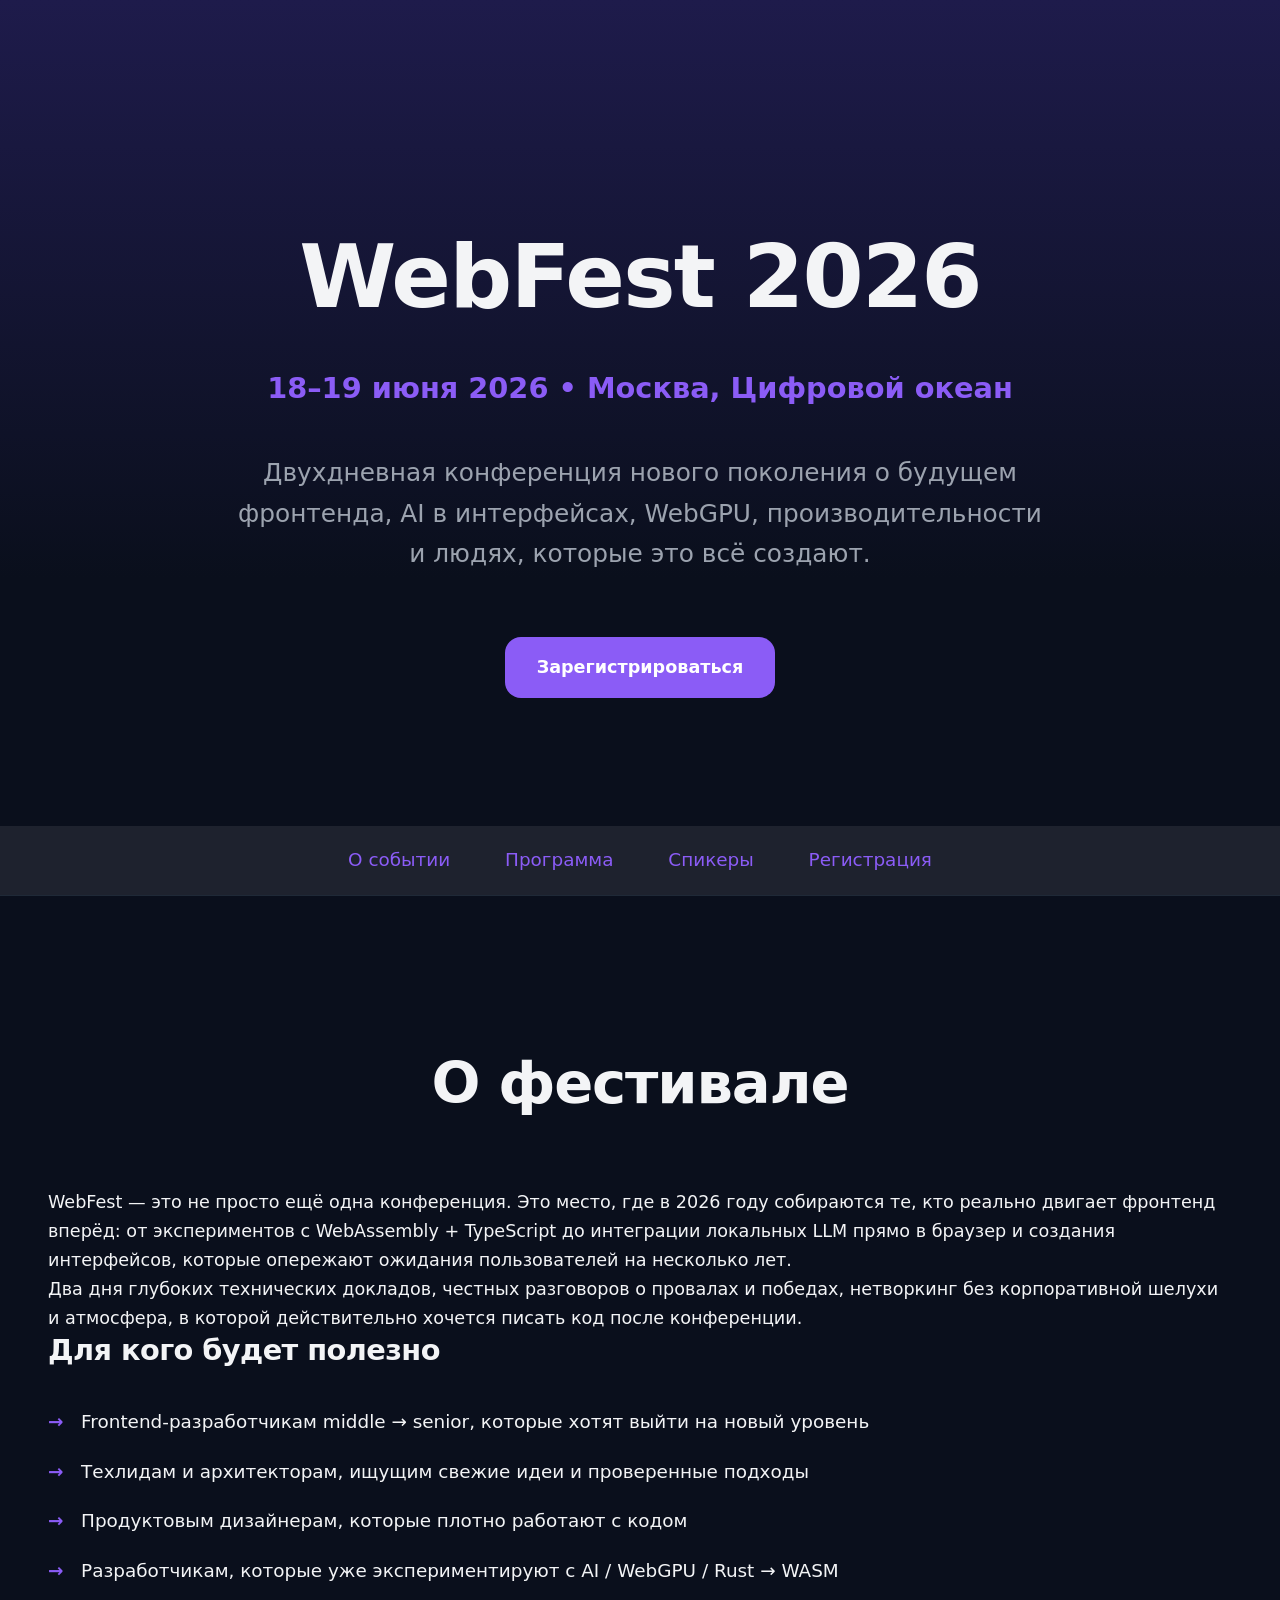
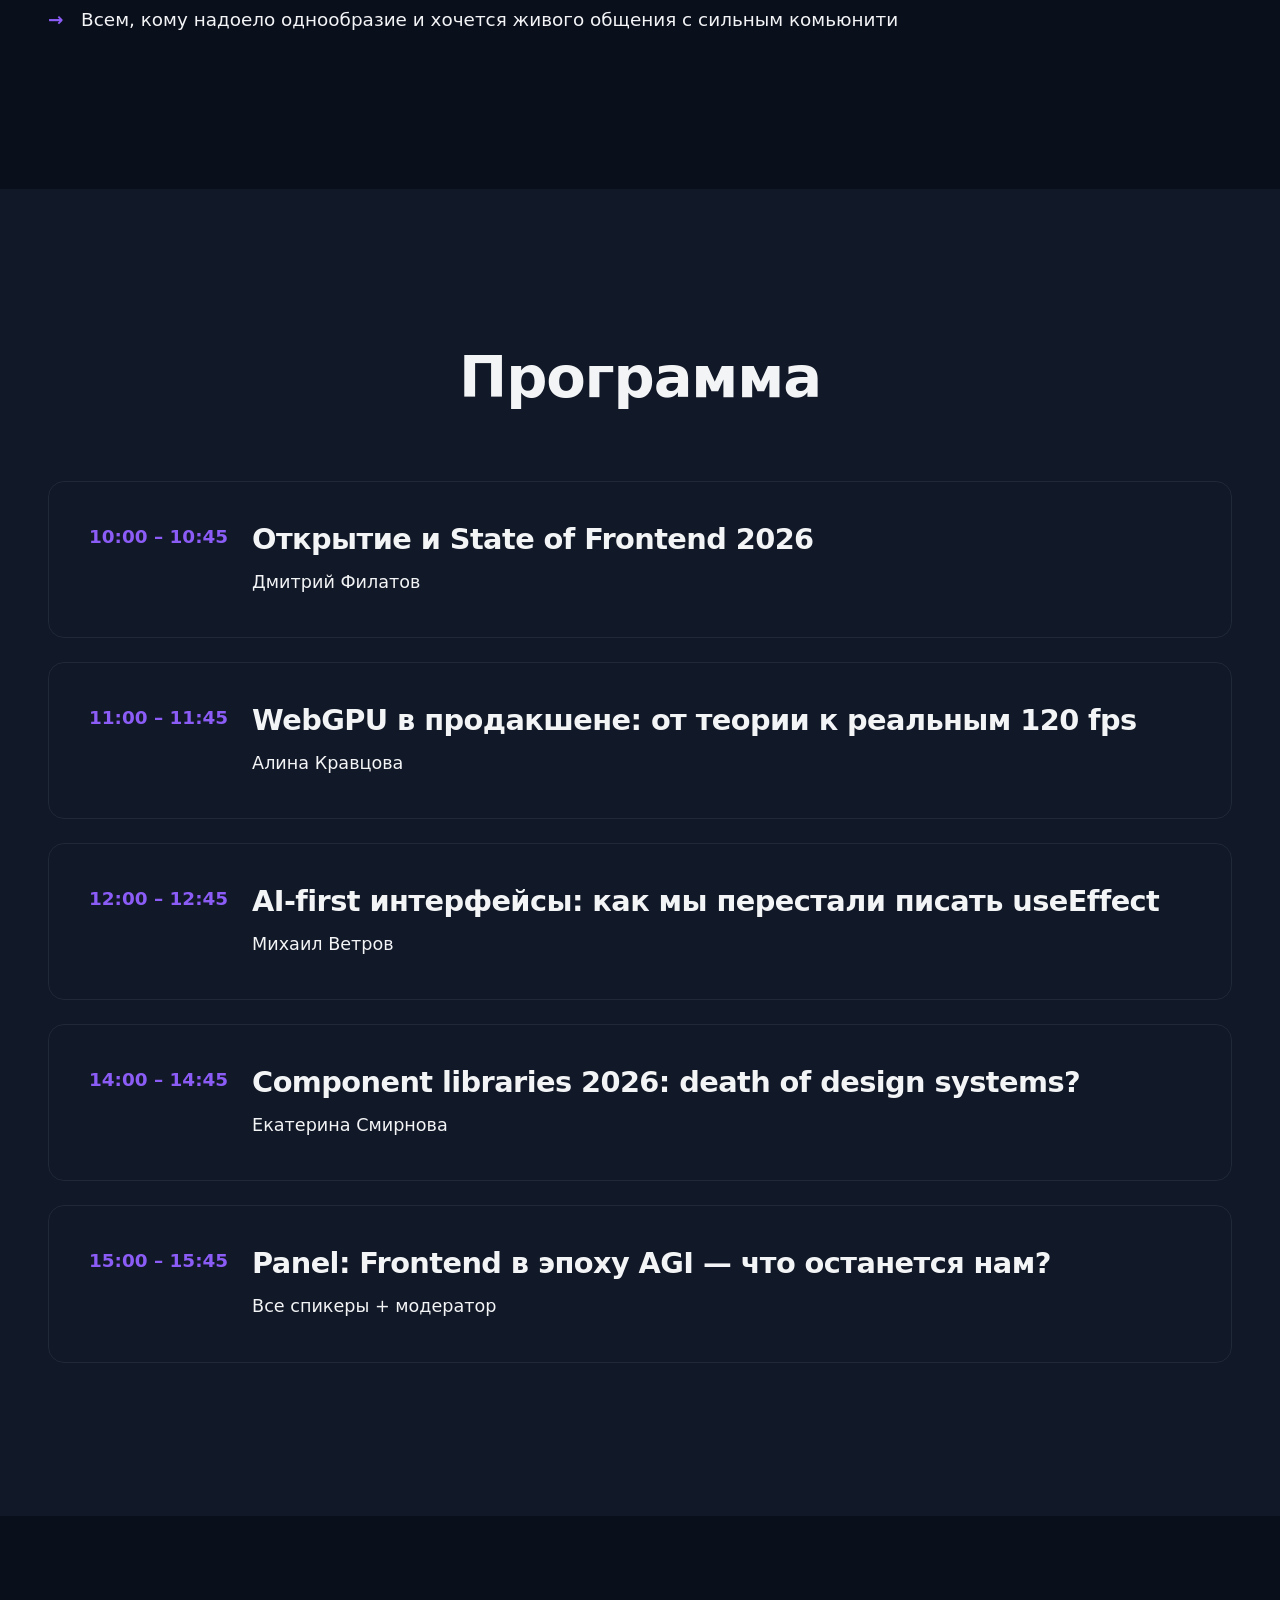
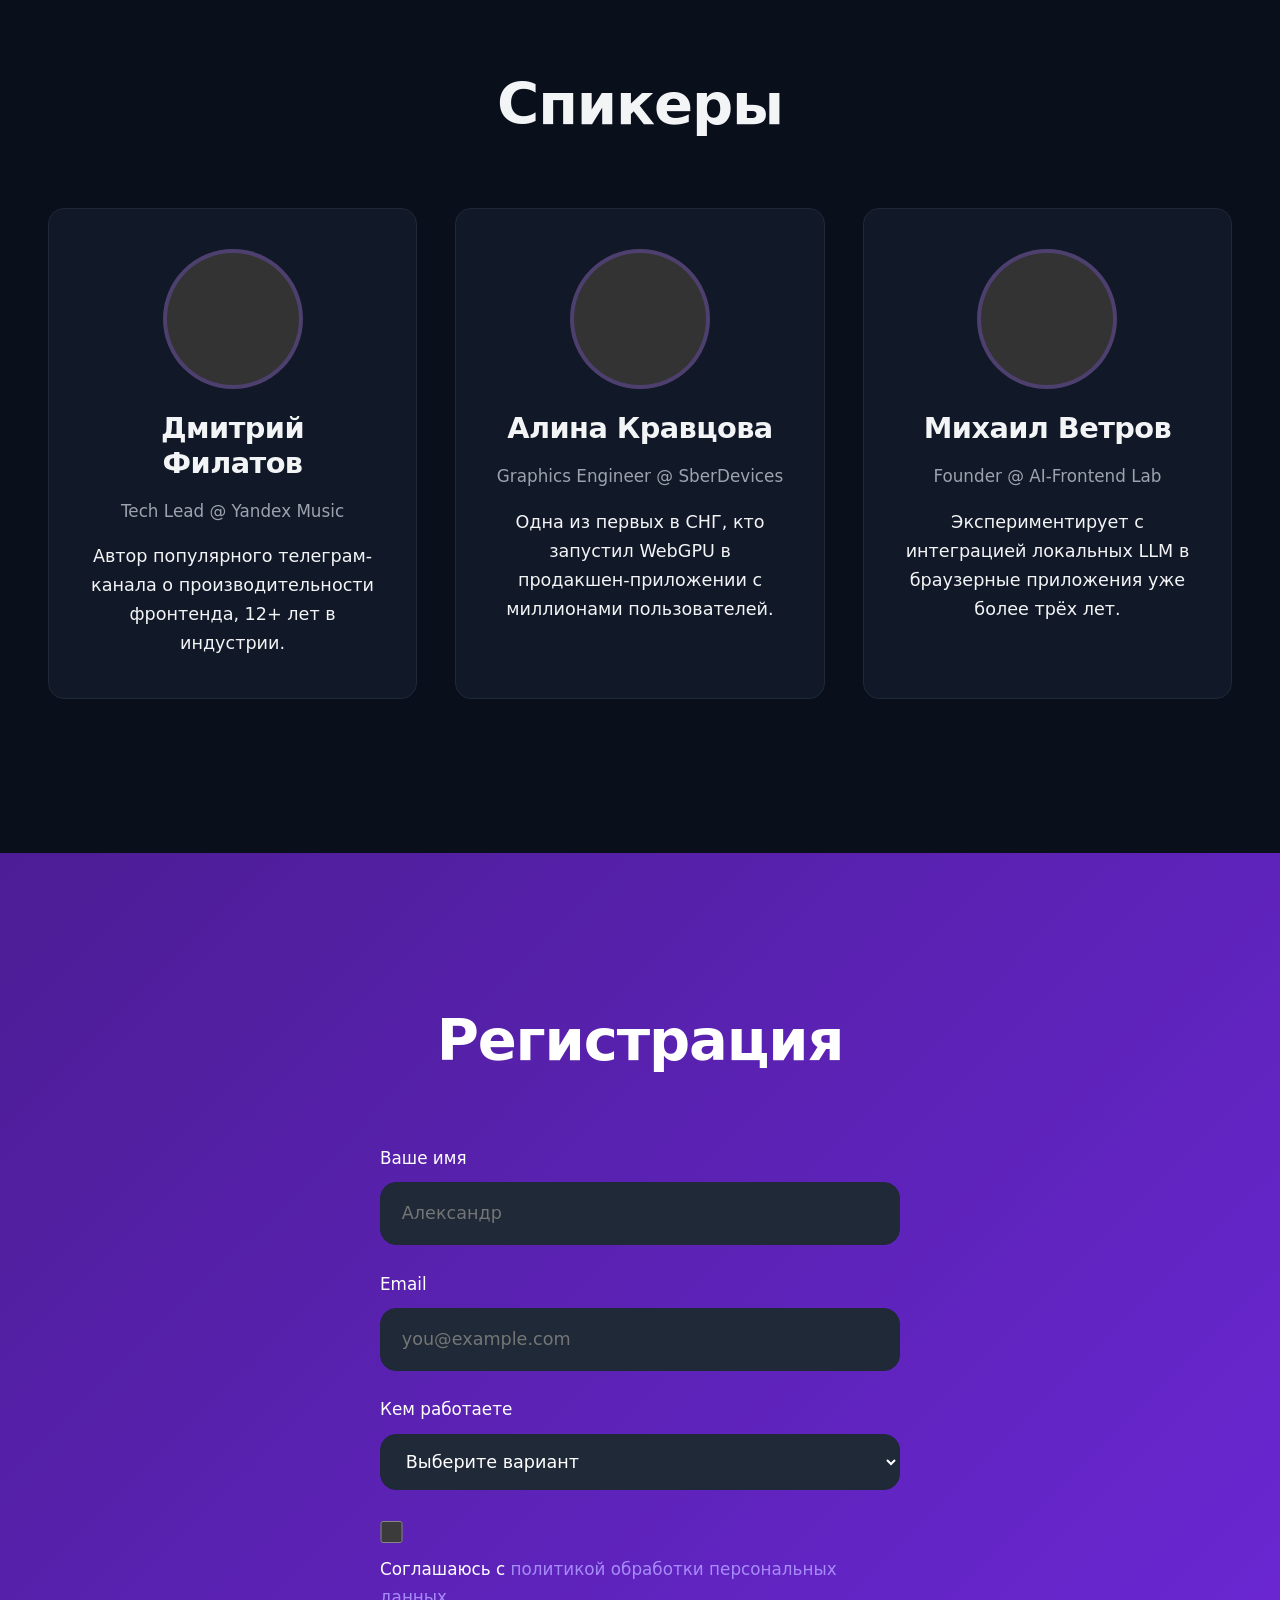
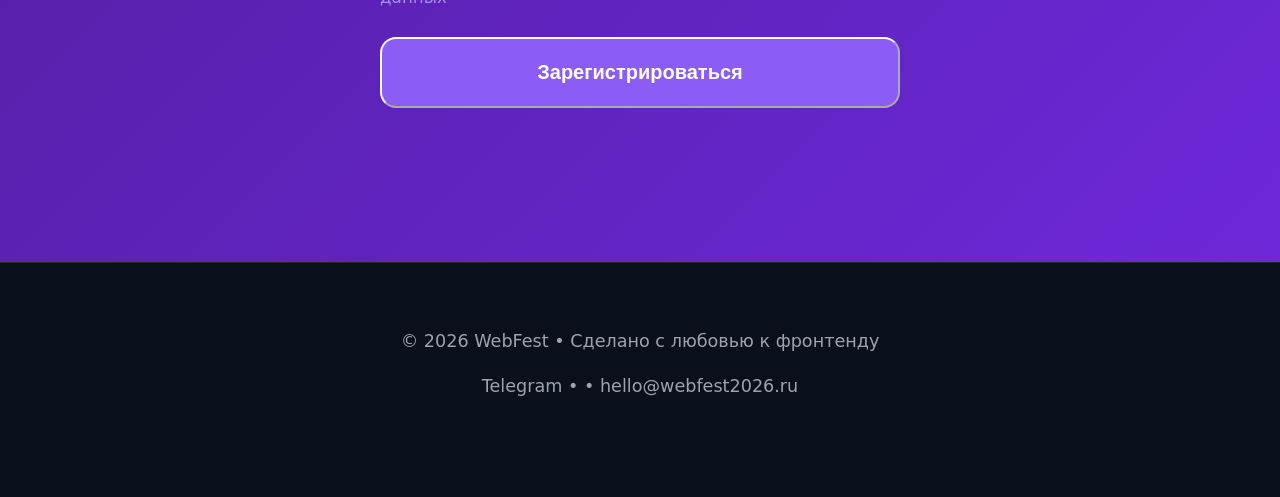
<file: index.html>
<!DOCTYPE html>
<html lang="ru">
<head>
  <meta charset="UTF-8" />
  <meta name="viewport" content="width=device-width, initial-scale=1.0" />
  <title>WebFest 2026 — Конференция для frontend-разработчиков</title>
  <link rel="stylesheet" href="style.css" />
</head>
<body>

  <header class="hero">
    <div class="container">
      <h1>WebFest 2026</h1>
      <p class="hero-date">18–19 июня 2026 • Москва, Цифровой океан</p>
      <p class="hero-lead">
        Двухдневная конференция нового поколения о будущем фронтенда, AI в интерфейсах, WebGPU, 
        производительности и людях, которые это всё создают.
      </p>
      <a href="#reg" class="btn btn--primary">Зарегистрироваться</a>
    </div>
  </header>

  <nav aria-label="Основная навигация" class="site-nav">
    <div class="container">
      <ul class="nav-list">
        <li><a href="#about">О событии</a></li>
        <li><a href="#agenda">Программа</a></li>
        <li><a href="#speakers">Спикеры</a></li>
        <li><a href="#reg">Регистрация</a></li>
      </ul>
    </div>
  </nav>

  <main>

    <section id="about" class="section">
      <div class="container">
        <h2>О фестивале</h2>
        <p>
          WebFest — это не просто ещё одна конференция. Это место, где в 2026 году собираются те, 
          кто реально двигает фронтенд вперёд: от экспериментов с WebAssembly + TypeScript до 
          интеграции локальных LLM прямо в браузер и создания интерфейсов, которые опережают 
          ожидания пользователей на несколько лет.
        </p>
        <p>
          Два дня глубоких технических докладов, честных разговоров о провалах и победах, 
          нетворкинг без корпоративной шелухи и атмосфера, в которой действительно хочется 
          писать код после конференции.
        </p>

        <h3>Для кого будет полезно</h3>
        <ul class="benefits">
          <li>Frontend-разработчикам middle → senior, которые хотят выйти на новый уровень</li>
          <li>Техлидам и архитекторам, ищущим свежие идеи и проверенные подходы</li>
          <li>Продуктовым дизайнерам, которые плотно работают с кодом</li>
          <li>Разработчикам, которые уже экспериментируют с AI / WebGPU / Rust → WASM</li>
          <li>Всем, кому надоело однообразие и хочется живого общения с сильным комьюнити</li>
        </ul>
      </div>
    </section>

    <section id="agenda" class="section section--alt">
      <div class="container">
        <h2>Программа</h2>

        <div class="agenda-grid">
          <div class="agenda-item">
            <time>10:00 – 10:45</time>
            <div class="agenda-content">
              <h3>Открытие и State of Frontend 2026</h3>
              <p class="speaker-name">Дмитрий Филатов</p>
            </div>
          </div>

          <div class="agenda-item">
            <time>11:00 – 11:45</time>
            <div class="agenda-content">
              <h3>WebGPU в продакшене: от теории к реальным 120 fps</h3>
              <p class="speaker-name">Алина Кравцова</p>
            </div>
          </div>

          <div class="agenda-item">
            <time>12:00 – 12:45</time>
            <div class="agenda-content">
              <h3>AI-first интерфейсы: как мы перестали писать useEffect</h3>
              <p class="speaker-name">Михаил Ветров</p>
            </div>
          </div>

          <div class="agenda-item">
            <time>14:00 – 14:45</time>
            <div class="agenda-content">
              <h3>Component libraries 2026: death of design systems?</h3>
              <p class="speaker-name">Екатерина Смирнова</p>
            </div>
          </div>

          <div class="agenda-item">
            <time>15:00 – 15:45</time>
            <div class="agenda-content">
              <h3>Panel: Frontend в эпоху AGI — что останется нам?</h3>
              <p class="speaker-name">Все спикеры + модератор</p>
            </div>
          </div>
        </div>
      </div>
    </section>

    <section id="speakers" class="section">
      <div class="container">
        <h2>Спикеры</h2>

        <div class="speakers-grid">
          <article class="speaker-card">
            <div class="speaker-photo" style="background-image: url('https://images.unsplash.com/photo-1560250097-0b93528c311a?w=400&h=400&fit=crop');"></div>
            <h3>Дмитрий Филатов</h3>
            <p class="speaker-role">Tech Lead @ Yandex Music</p>
            <p>Автор популярного телеграм-канала о производительности фронтенда, 12+ лет в индустрии.</p>
          </article>

          <article class="speaker-card">
            <div class="speaker-photo" style="background-image: url('https://images.unsplash.com/photo-1494790108377-be9c29b29330?w=400&h=400&fit=crop');"></div>
            <h3>Алина Кравцова</h3>
            <p class="speaker-role">Graphics Engineer @ SberDevices</p>
            <p>Одна из первых в СНГ, кто запустил WebGPU в продакшен-приложении с миллионами пользователей.</p>
          </article>

          <article class="speaker-card">
            <div class="speaker-photo" style="background-image: url('https://images.unsplash.com/photo-1507003211169-0a1dd7228f2d?w=400&h=400&fit=crop');"></div>
            <h3>Михаил Ветров</h3>
            <p class="speaker-role">Founder @ AI-Frontend Lab</p>
            <p>Экспериментирует с интеграцией локальных LLM в браузерные приложения уже более трёх лет.</p>
          </article>
        </div>
      </div>
    </section>

    <section id="reg" class="section section--accent">
      <div class="container">
        <h2>Регистрация</h2>

        <form class="reg-form" method="post" action="#">
          <div class="form-field">
            <label for="name">Ваше имя</label>
            <input type="text" id="name" name="name" placeholder="Александр" required />
          </div>

          <div class="form-field">
            <label for="email">Email</label>
            <input type="email" id="email" name="email" placeholder="you@example.com" required />
          </div>

          <div class="form-field">
            <label for="role">Кем работаете</label>
            <select id="role" name="role" required>
              <option value="" disabled selected>Выберите вариант</option>
              <option value="developer">Разработчик</option>
              <option value="designer">Дизайнер</option>
              <option value="lead">Руководитель</option>
              <option value="student">Студент</option>
              <option value="other">Другое</option>
            </select>
          </div>

          <div class="form-field checkbox-field">
            <input type="checkbox" id="privacy" name="privacy" required />
            <label for="privacy">Соглашаюсь с <a href="#">политикой обработки персональных данных</a></label>
          </div>

          <button type="submit" class="btn btn--primary btn--large">Зарегистрироваться</button>
        </form>
      </div>
    </section>

  </main>

  <footer class="site-footer">
    <div class="container">
      <p>© 2026 WebFest • Сделано с любовью к фронтенду</p>
      <p class="contacts">
        <a href="https://t.me/webfest2026">Telegram</a> • 
        <a href="mailto:hello@webfest2026.ru">hello@webfest2026.ru</a>
      </p>
    </div>
  </footer>

</body>
</html>
</file>
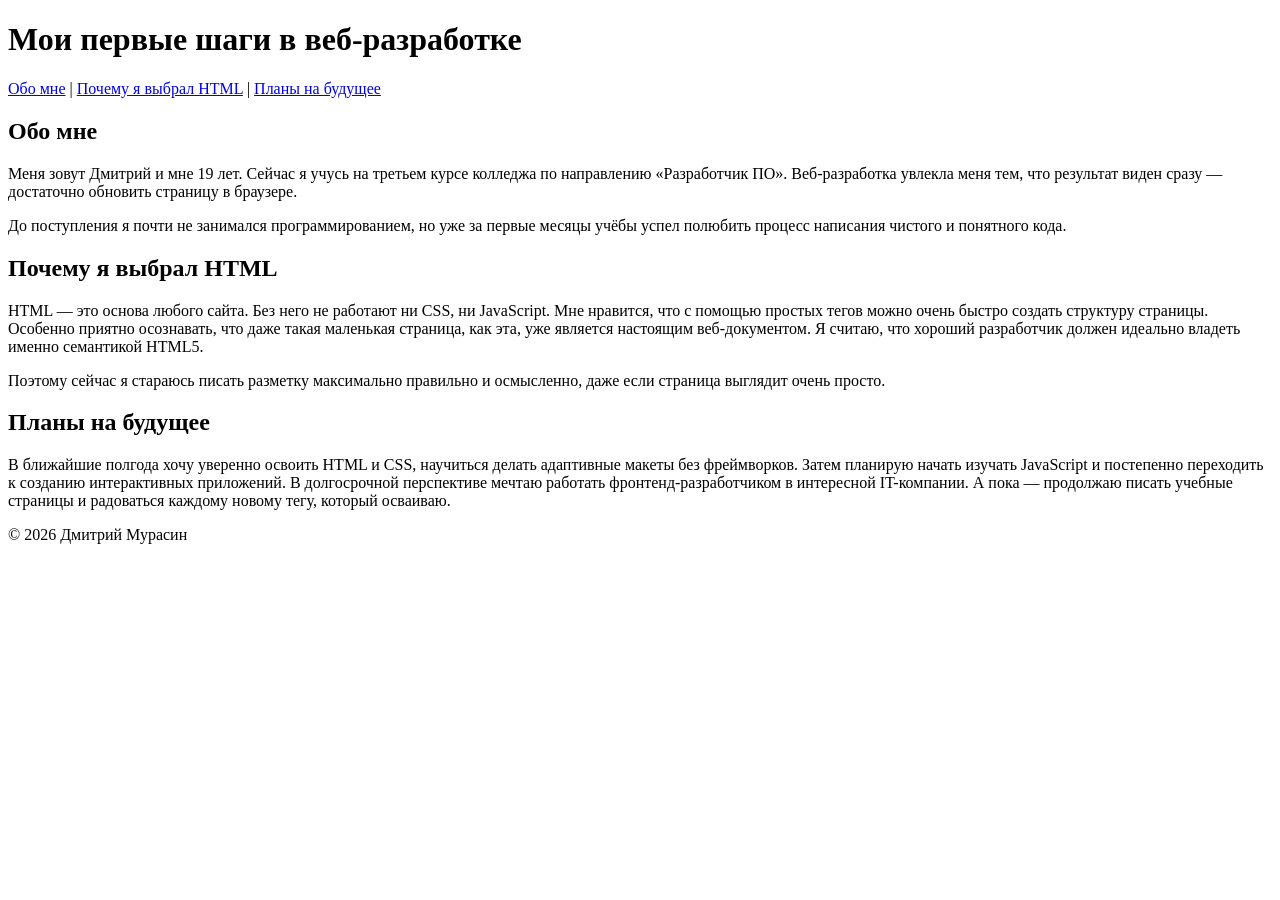
<file: index (1).html>
<!DOCTYPE html>
<html lang="ru">
<head>
    <meta charset="UTF-8">
    <meta name="viewport" content="width=device-width, initial-scale=1.0">
    <title>Мои первые шаги в веб-разработке</title>
</head>
<body>

    <header>
        <h1>Мои первые шаги в веб-разработке</h1>
    </header>

    <nav>
        <a href="#about">Обо мне</a> |
        <a href="#why-html">Почему я выбрал HTML</a> |
        <a href="#plans">Планы на будущее</a>
    </nav>

    <main>
        <section id="about">
            <h2>Обо мне</h2>
            <p>Меня зовут Дмитрий и мне 19 лет. Сейчас я учусь на третьем курсе колледжа по направлению «Разработчик ПО». Веб-разработка увлекла меня тем, что результат виден сразу — достаточно обновить страницу в браузере.</p>
            <p>До поступления я почти не занимался программированием, но уже за первые месяцы учёбы успел полюбить процесс написания чистого и понятного кода.</p>
        </section>

        <section id="why-html">
            <h2>Почему я выбрал HTML</h2>
            <p>HTML — это основа любого сайта. Без него не работают ни CSS, ни JavaScript. Мне нравится, что с помощью простых тегов можно очень быстро создать структуру страницы. Особенно приятно осознавать, что даже такая маленькая страница, как эта, уже является настоящим веб-документом. Я считаю, что хороший разработчик должен идеально владеть именно семантикой HTML5.</p>
            <p>Поэтому сейчас я стараюсь писать разметку максимально правильно и осмысленно, даже если страница выглядит очень просто.</p>
        </section>

        <section id="plans">
            <h2>Планы на будущее</h2>
            <p>В ближайшие полгода хочу уверенно освоить HTML и CSS, научиться делать адаптивные макеты без фреймворков. Затем планирую начать изучать JavaScript и постепенно переходить к созданию интерактивных приложений. В долгосрочной перспективе мечтаю работать фронтенд-разработчиком в интересной IT-компании. А пока — продолжаю писать учебные страницы и радоваться каждому новому тегу, который осваиваю.</p>
        </section>
    </main>

    <footer>
        © 2026 Дмитрий Мурасин
    </footer>

</body>
</html>
</file>
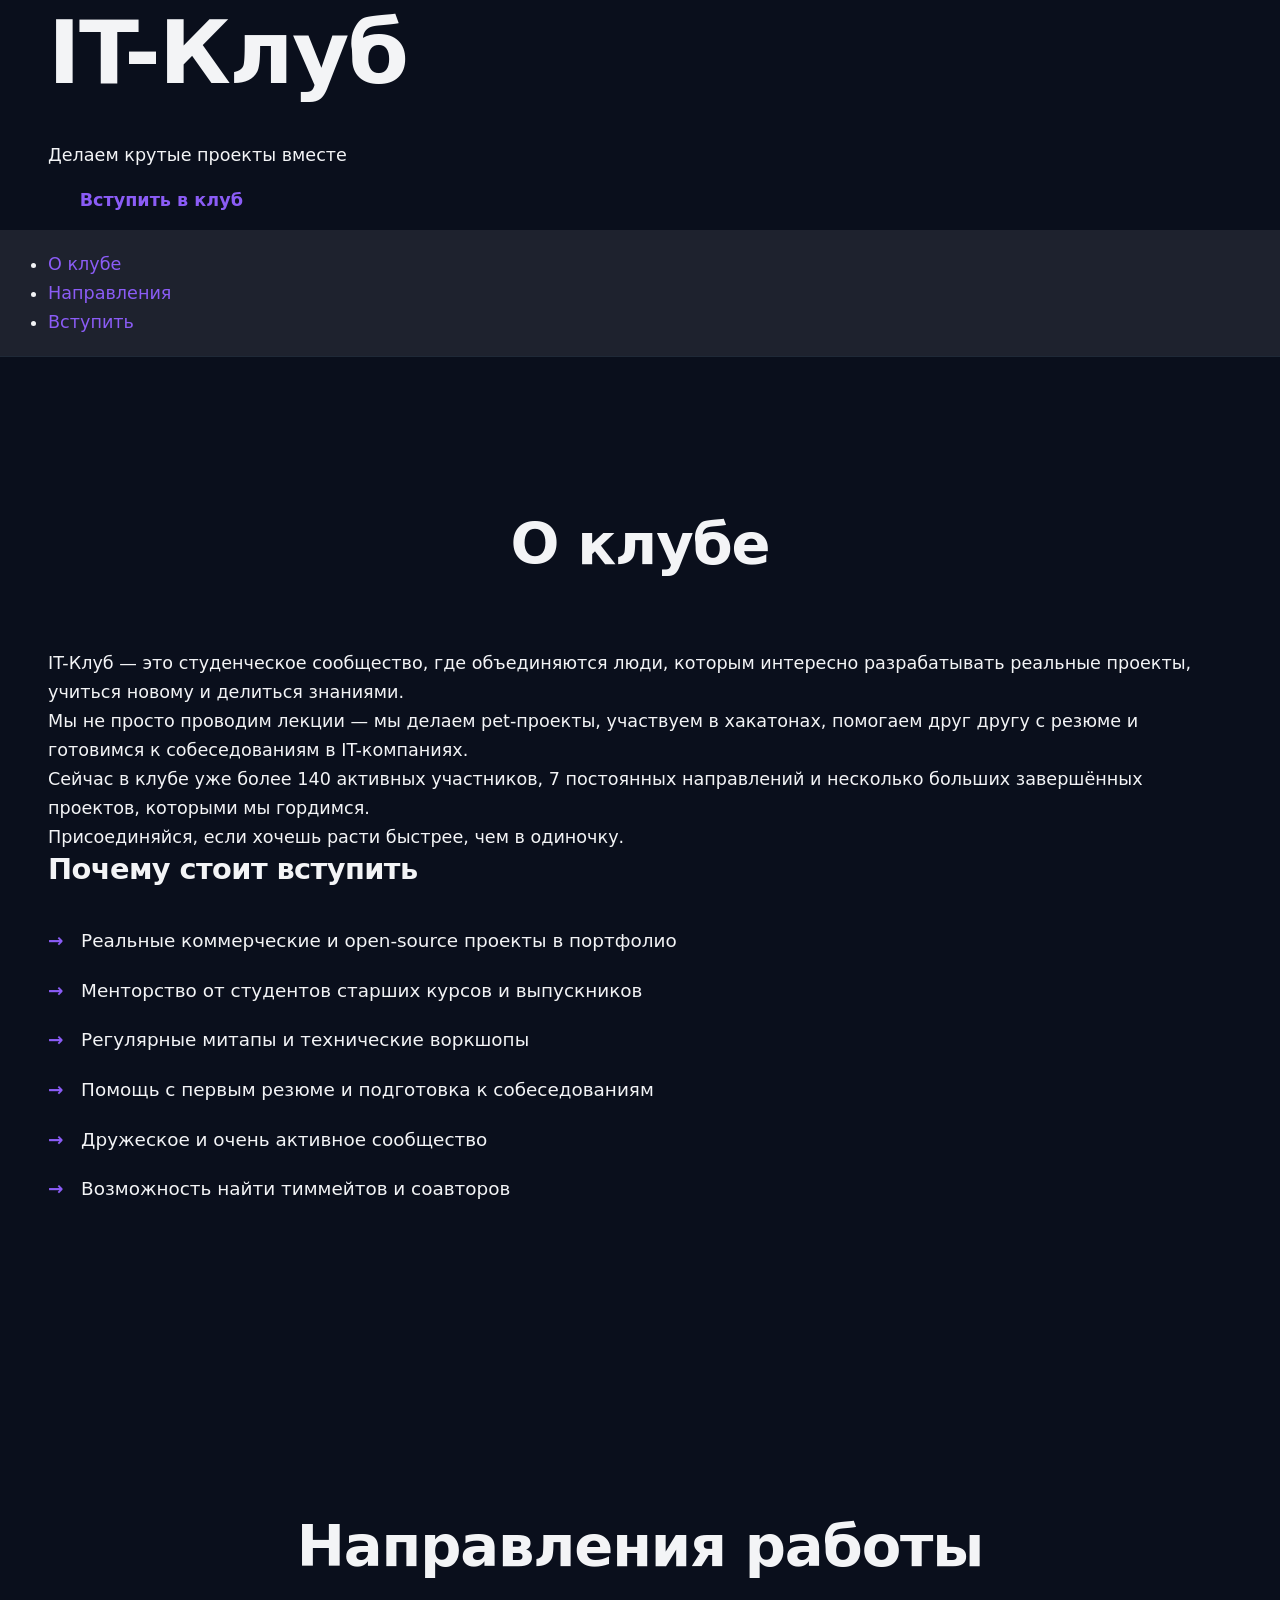
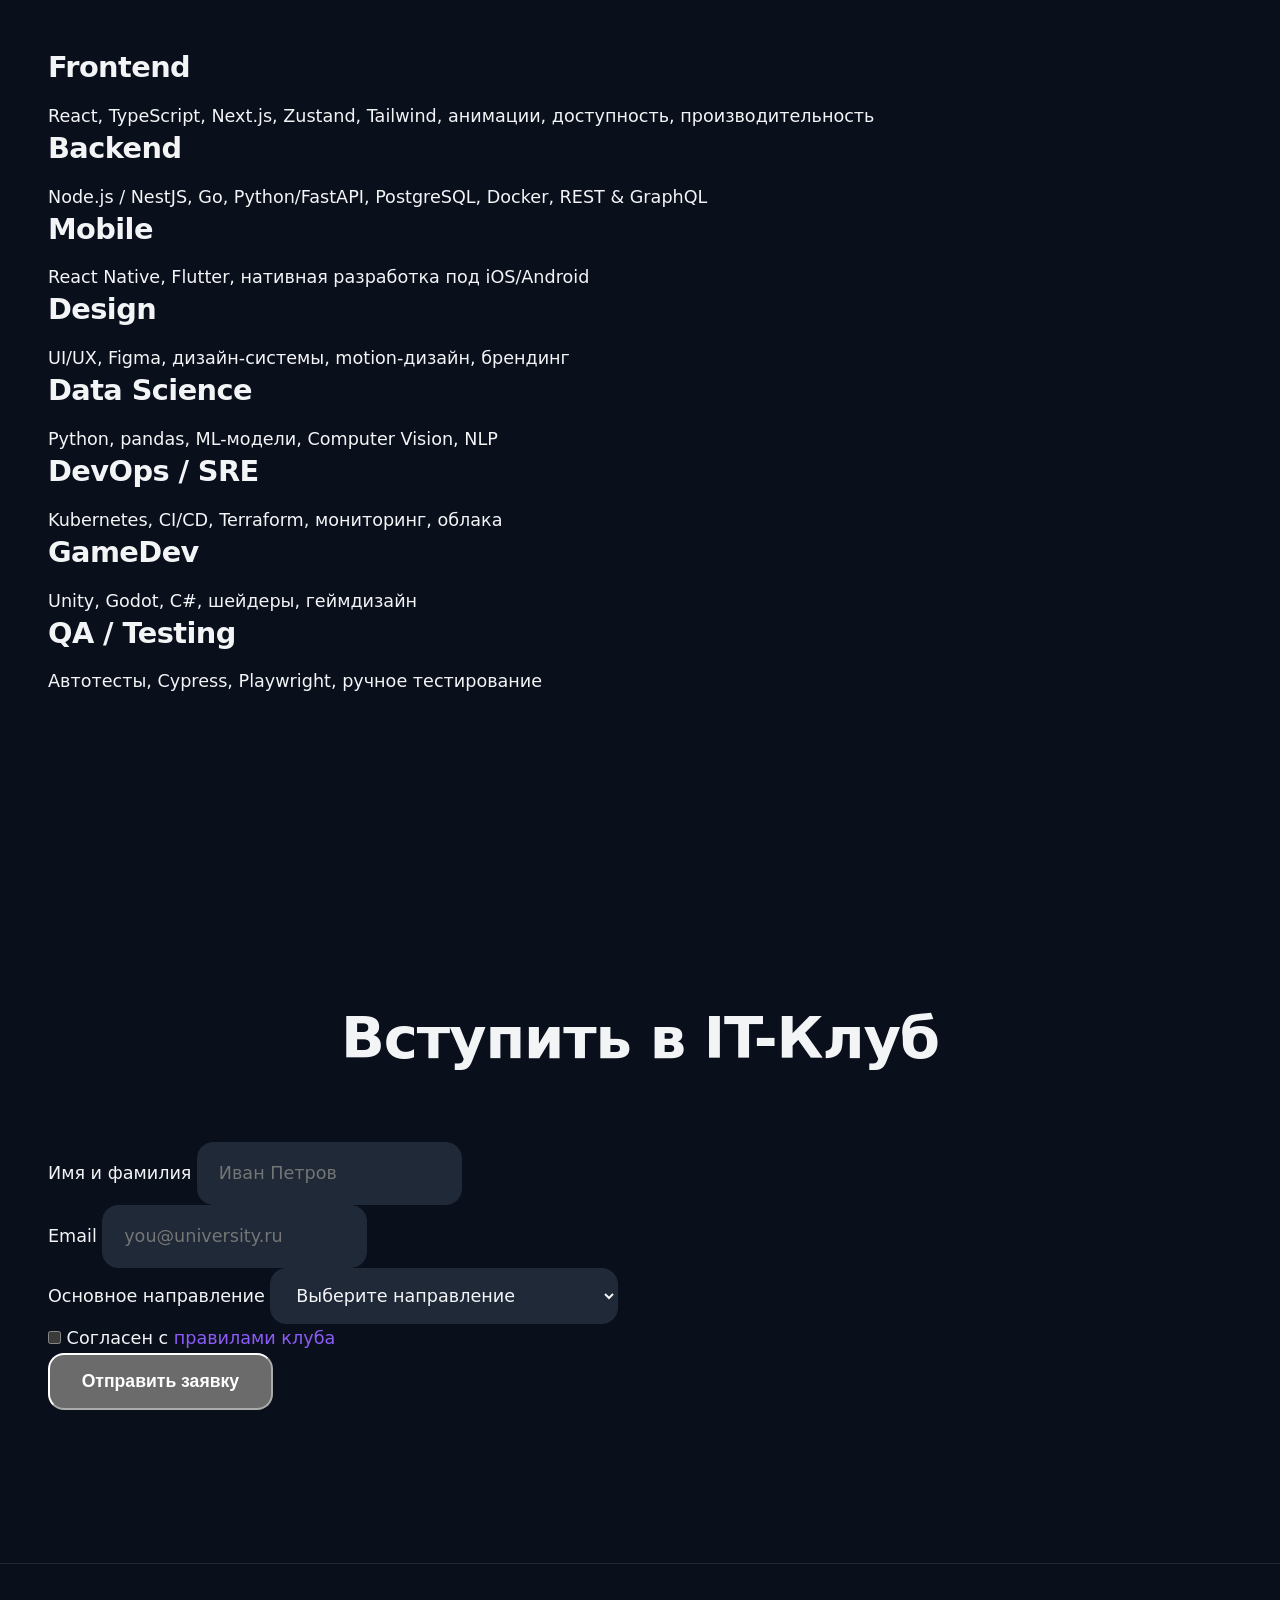
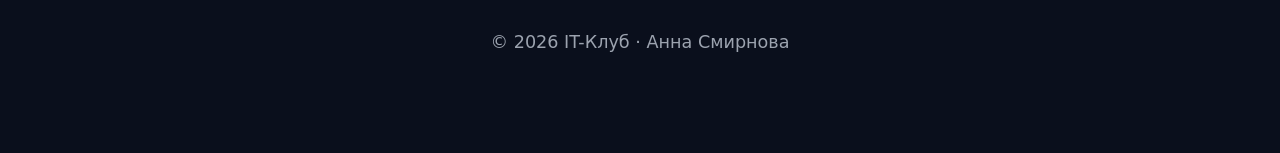
<file: index (2).html>
<!DOCTYPE html>
<html lang="ru">
<head>
  <meta charset="UTF-8" />
  <meta name="viewport" content="width=device-width, initial-scale=1.0"/>
  <title>IT-Клуб Университета</title>
  <link rel="stylesheet" href="style.css">
</head>
<body>

  <header class="site-header">
    <div class="container">
      <div class="header-content">
        <div class="branding">
          <h1>IT-Клуб</h1>
          <p class="slogan">Делаем крутые проекты вместе</p>
        </div>
        <a href="#join" class="btn btn-primary">Вступить в клуб</a>
      </div>
    </div>
  </header>

  <nav class="site-nav">
    <div class="container">
      <ul>
        <li><a href="#about">О клубе</a></li>
        <li><a href="#directions">Направления</a></li>
        <li><a href="#join">Вступить</a></li>
      </ul>
    </div>
  </nav>

  <main>

    <section id="about" class="section about">
      <div class="container">
        <h2>О клубе</h2>
        <div class="two-col">
          <div class="content">
            <p>IT-Клуб — это студенческое сообщество, где объединяются люди, которым интересно разрабатывать реальные проекты, учиться новому и делиться знаниями.</p>
            <p>Мы не просто проводим лекции — мы делаем pet-проекты, участвуем в хакатонах, помогаем друг другу с резюме и готовимся к собеседованиям в IT-компаниях.</p>
            <p>Сейчас в клубе уже более 140 активных участников, 7 постоянных направлений и несколько больших завершённых проектов, которыми мы гордимся.</p>
            <p>Присоединяйся, если хочешь расти быстрее, чем в одиночку.</p>
          </div>

          <aside class="aside">
            <h3>Почему стоит вступить</h3>
            <ul class="benefits">
              <li>Реальные коммерческие и open-source проекты в портфолио</li>
              <li>Менторство от студентов старших курсов и выпускников</li>
              <li>Регулярные митапы и технические воркшопы</li>
              <li>Помощь с первым резюме и подготовка к собеседованиям</li>
              <li>Дружеское и очень активное сообщество</li>
              <li>Возможность найти тиммейтов и соавторов</li>
            </ul>
          </aside>
        </div>
      </div>
    </section>

    <section id="directions" class="section directions">
      <div class="container">
        <h2>Направления работы</h2>
        <div class="cards-grid">
          <div class="card">
            <h3>Frontend</h3>
            <p>React, TypeScript, Next.js, Zustand, Tailwind, анимации, доступность, производительность</p>
          </div>
          <div class="card">
            <h3>Backend</h3>
            <p>Node.js / NestJS, Go, Python/FastAPI, PostgreSQL, Docker, REST & GraphQL</p>
          </div>
          <div class="card">
            <h3>Mobile</h3>
            <p>React Native, Flutter, нативная разработка под iOS/Android</p>
          </div>
          <div class="card">
            <h3>Design</h3>
            <p>UI/UX, Figma, дизайн-системы, motion-дизайн, брендинг</p>
          </div>
          <div class="card">
            <h3>Data Science</h3>
            <p>Python, pandas, ML-модели, Computer Vision, NLP</p>
          </div>
          <div class="card">
            <h3>DevOps / SRE</h3>
            <p>Kubernetes, CI/CD, Terraform, мониторинг, облака</p>
          </div>
          <div class="card">
            <h3>GameDev</h3>
            <p>Unity, Godot, C#, шейдеры, геймдизайн</p>
          </div>
          <div class="card">
            <h3>QA / Testing</h3>
            <p>Автотесты, Cypress, Playwright, ручное тестирование</p>
          </div>
        </div>
      </div>
    </section>

    <section id="join" class="section join">
      <div class="container">
        <h2>Вступить в IT-Клуб</h2>
        <form class="form-join" action="#" method="post">
          <div class="form-group">
            <label for="name">Имя и фамилия</label>
            <input type="text" id="name" name="name" placeholder="Иван Петров" required>
          </div>

          <div class="form-group">
            <label for="email">Email</label>
            <input type="email" id="email" name="email" placeholder="you@university.ru" required>
          </div>

          <div class="form-group">
            <label for="direction">Основное направление</label>
            <select id="direction" name="direction" required>
              <option value="" disabled selected>Выберите направление</option>
              <option value="frontend">Frontend</option>
              <option value="backend">Backend</option>
              <option value="mobile">Mobile</option>
              <option value="design">Design / UI/UX</option>
              <option value="data">Data Science / ML</option>
              <option value="devops">DevOps / SRE</option>
              <option value="gamedev">GameDev</option>
              <option value="qa">QA / Тестирование</option>
              <option value="other">Другое / Пока не определился</option>
            </select>
          </div>

          <div class="form-group checkbox-group">
            <input type="checkbox" id="agree" name="agree" required>
            <label for="agree">Согласен с <a href="#">правилами клуба</a></label>
          </div>

          <button type="submit" class="btn btn-primary btn-large">Отправить заявку</button>
        </form>
      </div>
    </section>

  </main>

  <footer class="site-footer">
    <div class="container">
      <p>© 2026 IT-Клуб · Анна Смирнова</p>
    </div>
  </footer>

</body>
</html>
</file>
<file: style.css>
:root {
  --bg:         #0a0f1c;
  --surface:    #111827;
  --surface-2:  #1f2937;
  --text-primary: #f3f4f6;
  --text-muted:   #9ca3af;
  --accent:       #8b5cf6;
  --accent-hover: #a78bfa;
  --accent-dark:  #7c3aed;
  --radius:       16px;
  --shadow-sm:    0 4px 6px -1px rgb(0 0 0 / 0.1), 0 2px 4px -2px rgb(0 0 0 / 0.1);
  
  --spacing-xs: 0.5rem;
  --spacing-sm: 1rem;
  --spacing-md: 1.5rem;
  --spacing-lg: 2.5rem;
  --spacing-xl: 4rem;

  --transition: 0.22s ease;
  --transition-long: 0.4s cubic-bezier(0.22, 1, 0.36, 1);
}

* {
  box-sizing: border-box;
  margin: 0;
  padding: 0;
}

html {
  color-scheme: dark;
}

body {
  background: var(--bg);
  color: var(--text-primary);
  font-family: system-ui, -apple-system, sans-serif;
  line-height: 1.65;
  font-size: 1.1rem;
}

h1, h2, h3 {
  line-height: 1.2;
  letter-spacing: -0.02em;
}

a {
  color: var(--accent);
  text-decoration: none;
}

a:hover,
a:focus-visible {
  color: var(--accent-hover);
}

.container {
  max-width: 1280px;
  margin-inline: auto;
  padding-inline: clamp(1.25rem, 5vw, 3rem);
}

section {
  padding-block: clamp(5rem, 12vw, 10rem);
}

.section--alt {
  background: var(--surface);
}

.section--accent {
  background: linear-gradient(135deg, #4c1d95 0%, #6d28d9 100%);
  color: white;
}

.section--accent h2,
.section--accent p {
  color: inherit;
}

h1 {
  font-size: clamp(3.2rem, 8vw, 5.5rem);
  font-weight: 800;
  margin-bottom: 0.4em;
}

h2 {
  font-size: clamp(2.2rem, 5vw, 3.6rem);
  font-weight: 800;
  margin-bottom: 1.2em;
  text-align: center;
}

h3 {
  font-size: clamp(1.4rem, 3vw, 1.8rem);
  margin-bottom: 0.6em;
}

/* Hero */
.hero {
  padding-block: clamp(8rem, 18vw, 14rem) clamp(4rem, 10vw, 8rem);
  text-align: center;
  background: linear-gradient(to bottom, #1e1b4b 0%, var(--bg) 70%);
}

.hero-date {
  font-size: clamp(1.25rem, 3vw, 1.8rem);
  color: var(--accent);
  font-weight: 600;
  margin: 0.8em 0 1.4em;
}

.hero-lead {
  font-size: clamp(1.2rem, 2.5vw, 1.55rem);
  max-width: 52ch;
  margin: 0 auto 2.5em;
  color: var(--text-muted);
}

/* Nav */
.site-nav {
  position: sticky;
  top: 0;
  z-index: 100;
  background: color-mix(in srgb, var(--bg) 92%, white);
  backdrop-filter: blur(12px);
  -webkit-backdrop-filter: blur(12px);
  padding-block: 1.2rem;
  border-bottom: 1px solid var(--surface-2);
}

.nav-list {
  display: flex;
  flex-wrap: wrap;
  justify-content: center;
  gap: clamp(1.5rem, 4vw, 3.5rem);
  list-style: none;
  font-weight: 500;
  font-size: 1.15rem;
}

.nav-list a {
  padding: 0.4em 0.1em;
  position: relative;
}

.nav-list a::after {
  content: "";
  position: absolute;
  inset-inline: 0 bottom: -4px;
  height: 3px;
  background: var(--accent);
  transform: scaleX(0);
  transform-origin: right;
  transition: transform var(--transition);
}

.nav-list a:hover::after,
.nav-list a:focus-visible::after,
:target ~ .site-nav .nav-list a[href="#about"]::after,
:target ~ .site-nav .nav-list a[href$="about"]::after { /* грубый хак для :target */
  transform: scaleX(1);
  transform-origin: left;
}

/* Button */
.btn {
  display: inline-block;
  padding: 0.9em 1.8em;
  border-radius: var(--radius);
  font-weight: 600;
  font-size: 1.1rem;
  transition: all var(--transition);
  cursor: pointer;
  text-align: center;
}

.btn--primary {
  background: var(--accent);
  color: white;
}

.btn--primary:hover,
.btn--primary:focus-visible {
  background: var(--accent-hover);
  transform: translateY(-1px);
  box-shadow: 0 10px 25px -10px color-mix(in srgb, var(--accent) 60%, transparent);
}

.btn--large {
  padding: 1.1em 2.4em;
  font-size: 1.25rem;
}

/* Focus style */
:focus-visible {
  outline: 3px solid color-mix(in srgb, var(--accent) 50%, transparent);
  outline-offset: 3px;
  border-radius: 8px;
}

/* About */
.benefits {
  list-style: none;
  display: grid;
  gap: 1.2rem;
  margin-top: 2.5rem;
}

.benefits li {
  font-size: 1.15rem;
  padding-left: 1.8em;
  position: relative;
}

.benefits li::before {
  content: "→";
  color: var(--accent);
  position: absolute;
  left: 0;
  font-weight: bold;
}

/* Agenda */
.agenda-grid {
  display: grid;
  gap: 1.5rem;
}

.agenda-item {
  display: flex;
  gap: 1.5rem;
  background: var(--surface);
  padding: var(--spacing-lg);
  border-radius: var(--radius);
  border: 1px solid var(--surface-2);
}

.agenda-item time {
  font-variant-numeric: tabular-nums;
  white-space: nowrap;
  color: var(--accent);
  font-weight: 700;
  font-size: 1.15rem;
  min-width: 110px;
  text-align: right;
}

.agenda-content h3 {
  margin-bottom: 0.4em;
}

/* Speakers */
.speakers-grid {
  display: grid;
  grid-template-columns: repeat(auto-fit, minmax(280px, 1fr));
  gap: clamp(1.5rem, 3vw, 2.5rem);
  margin-top: 3rem;
}

.speaker-card {
  background: var(--surface);
  border-radius: var(--radius);
  padding: var(--spacing-lg);
  text-align: center;
  border: 1px solid var(--surface-2);
  transition: transform var(--transition-long), box-shadow var(--transition);
}

.speaker-card:hover {
  transform: translateY(-8px);
  box-shadow: var(--shadow-sm);
}

.speaker-photo {
  width: 140px;
  height: 140px;
  margin: 0 auto 1.4rem;
  border-radius: 50%;
  background: #333;
  background-size: cover;
  background-position: center;
  border: 4px solid color-mix(in srgb, var(--accent) 30%, transparent);
}

.speaker-role {
  color: var(--text-muted);
  font-size: 1.05rem;
  margin: 0.4em 0 1em;
}

/* Form */
.reg-form {
  max-width: 520px;
  margin: 3rem auto 0;
  display: grid;
  gap: 1.6rem;
}

.form-field {
  display: grid;
  gap: 0.6rem;
}

.form-field label {
  font-weight: 500;
  font-size: 1.05rem;
}

input,
select {
  padding: 1rem 1.3rem;
  border-radius: var(--radius);
  background: var(--surface-2);
  border: 1px solid var(--surface-2);
  color: inherit;
  font: inherit;
  font-size: 1.1rem;
}

input:focus,
select:focus {
  outline: none;
  border-color: var(--accent);
  box-shadow: 0 0 0 3px color-mix(in srgb, var(--accent) 30%, transparent);
}

.checkbox-field {
  flex-direction: row;
  align-items: start;
  gap: 0.8rem;
}

.checkbox-field input {
  margin-top: 0.3em;
  width: 1.3em;
  height: 1.3em;
  accent-color: var(--accent);
}

.checkbox-field a {
  color: var(--accent-hover);
}

/* Footer */
.site-footer {
  padding-block: 4rem 6rem;
  text-align: center;
  color: var(--text-muted);
  border-top: 1px solid var(--surface-2);
}

.site-footer a {
  color: var(--text-muted);
}

.contacts {
  margin-top: 1rem;
}

.contacts a:not(:last-child)::after {
  content: " • ";
  color: var(--text-muted);
}

/* Мобильная адаптация */
@media (max-width: 640px) {
  .nav-list {
    flex-direction: column;
    gap: 1.2rem;
    font-size: 1.25rem;
  }

  .agenda-item {
    flex-direction: column;
    gap: 0.8rem;
  }

  .agenda-item time {
    text-align: left;
    min-width: auto;
  }
}
</file>
